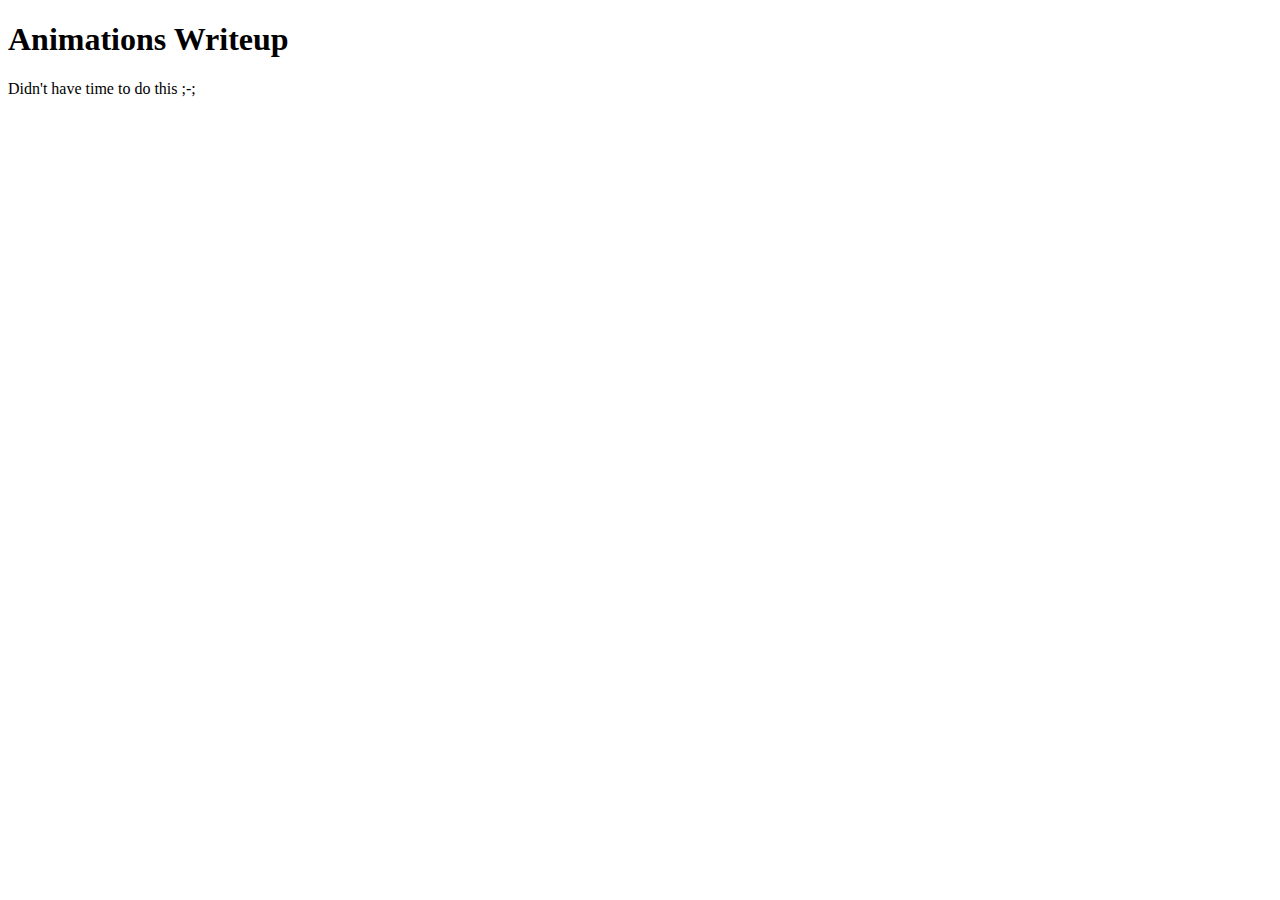
<file: exercise-1/index.html>
<!DOCTYPE html>
<html lang="en">
	<head>
		<meta charset="UTF-8" />
		<title>Exercise 1</title>
		<link rel="stylesheet" href="writeup.css" />
	</head>
	<body>
		<h1>Animations Writeup</h1>
		Didn't have time to do this ;-;
	</body>
</html>
</file>
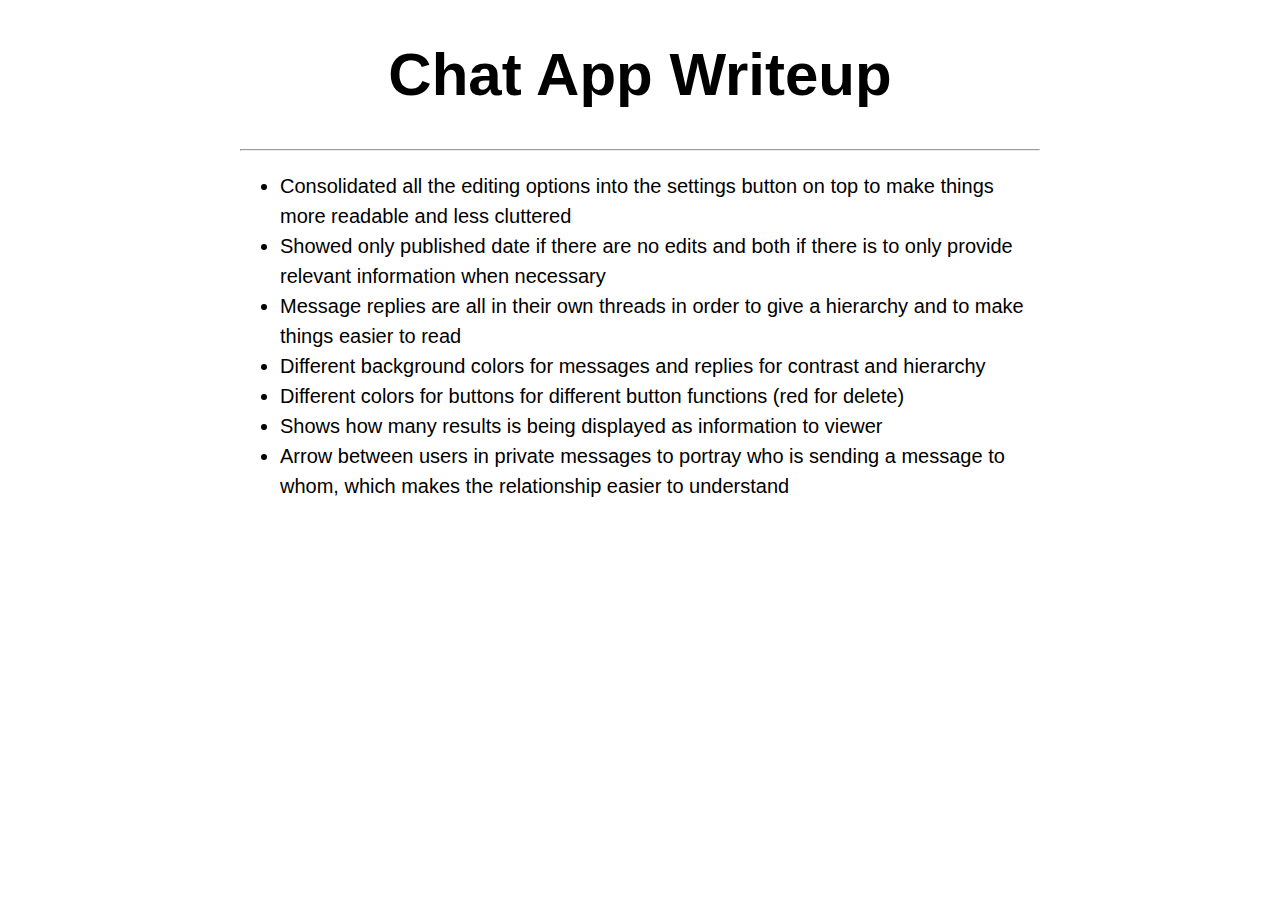
<file: exercise-2/index.html>
<!DOCTYPE html>
<html lang="en">
	<head>
		<meta charset="UTF-8" />
		<title>Exercise 2</title>
		<link rel="stylesheet" href="writeup.css" />
	</head>
	<body>
		<h1>Chat App Writeup</h1>
		<hr>
		<ul>
			<li>Consolidated all the editing options into the settings button on top to make things more readable and less cluttered</li>
			<li>Showed only published date if there are no edits and both if there is to only provide relevant information when necessary</li>
			<li>Message replies are all in their own threads in order to give a hierarchy and to make things easier to read</li>
			<li>Different background colors for messages and replies for contrast and hierarchy</li>
			<li>Different colors for buttons for different button functions (red for delete)</li>
			<li>Shows how many results is being displayed as information to viewer</li>
			<li>Arrow between users in private messages to portray who is sending a message to whom, which makes the relationship easier to understand</li>
		</ul>
	</body>
</html>
</file>
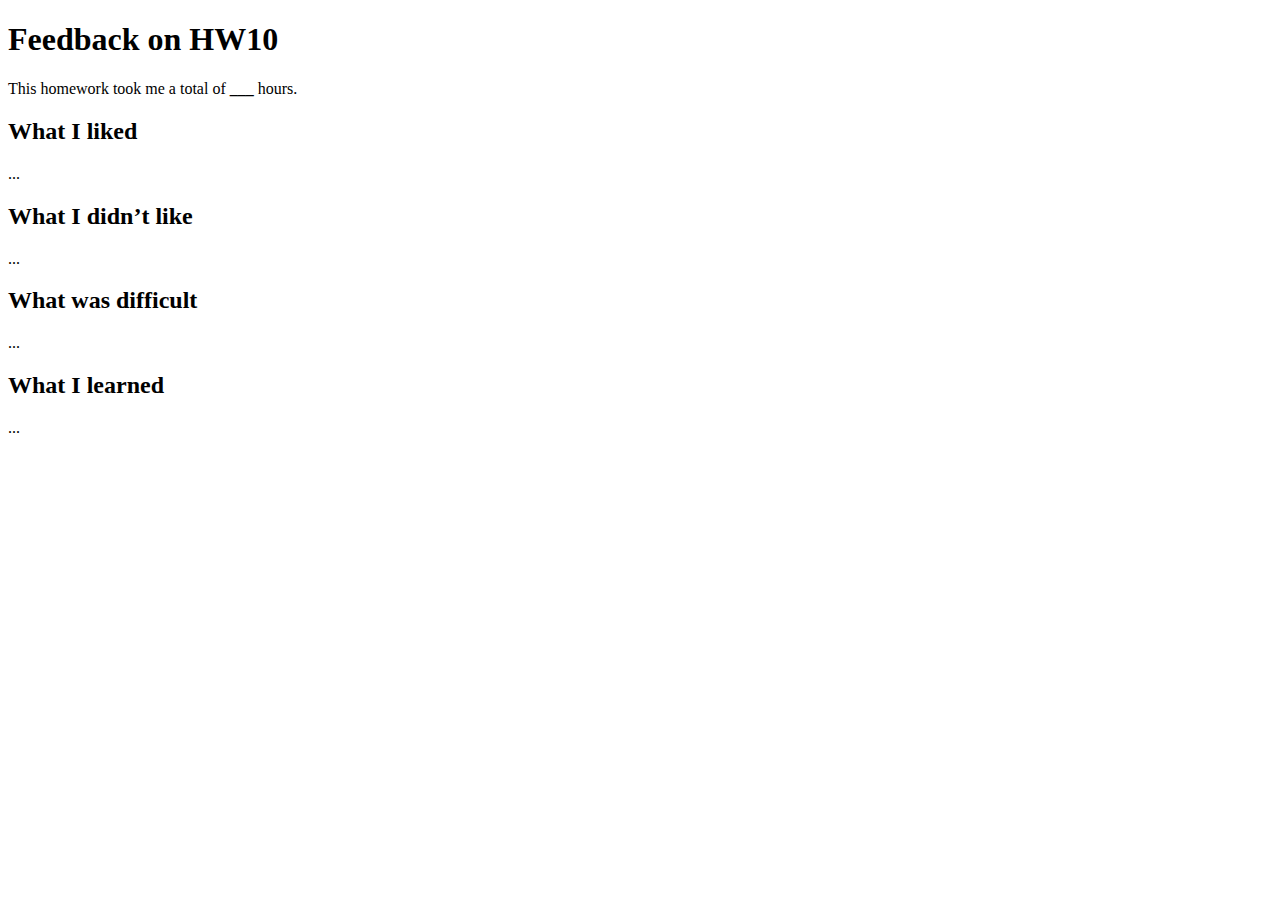
<file: hw-feedback/index.html>
<!DOCTYPE html>
<html lang="en">
<head>
	<meta charset="UTF-8">
	<title>Exercise 6: Feedback on HW10</title>
</head>
<body>

<h1>Feedback on HW10</h1>

<p>This homework took me a total of <strong>___</strong> hours.

<h2>What I liked</h2>

<p>...</p>

<h2>What I didn’t like</h2>

<p>...</p>

<h2>What was difficult</h2>

<p>...</p>

<h2>What I learned</h2>

<p>...</p>

</body>
</html>
</file>
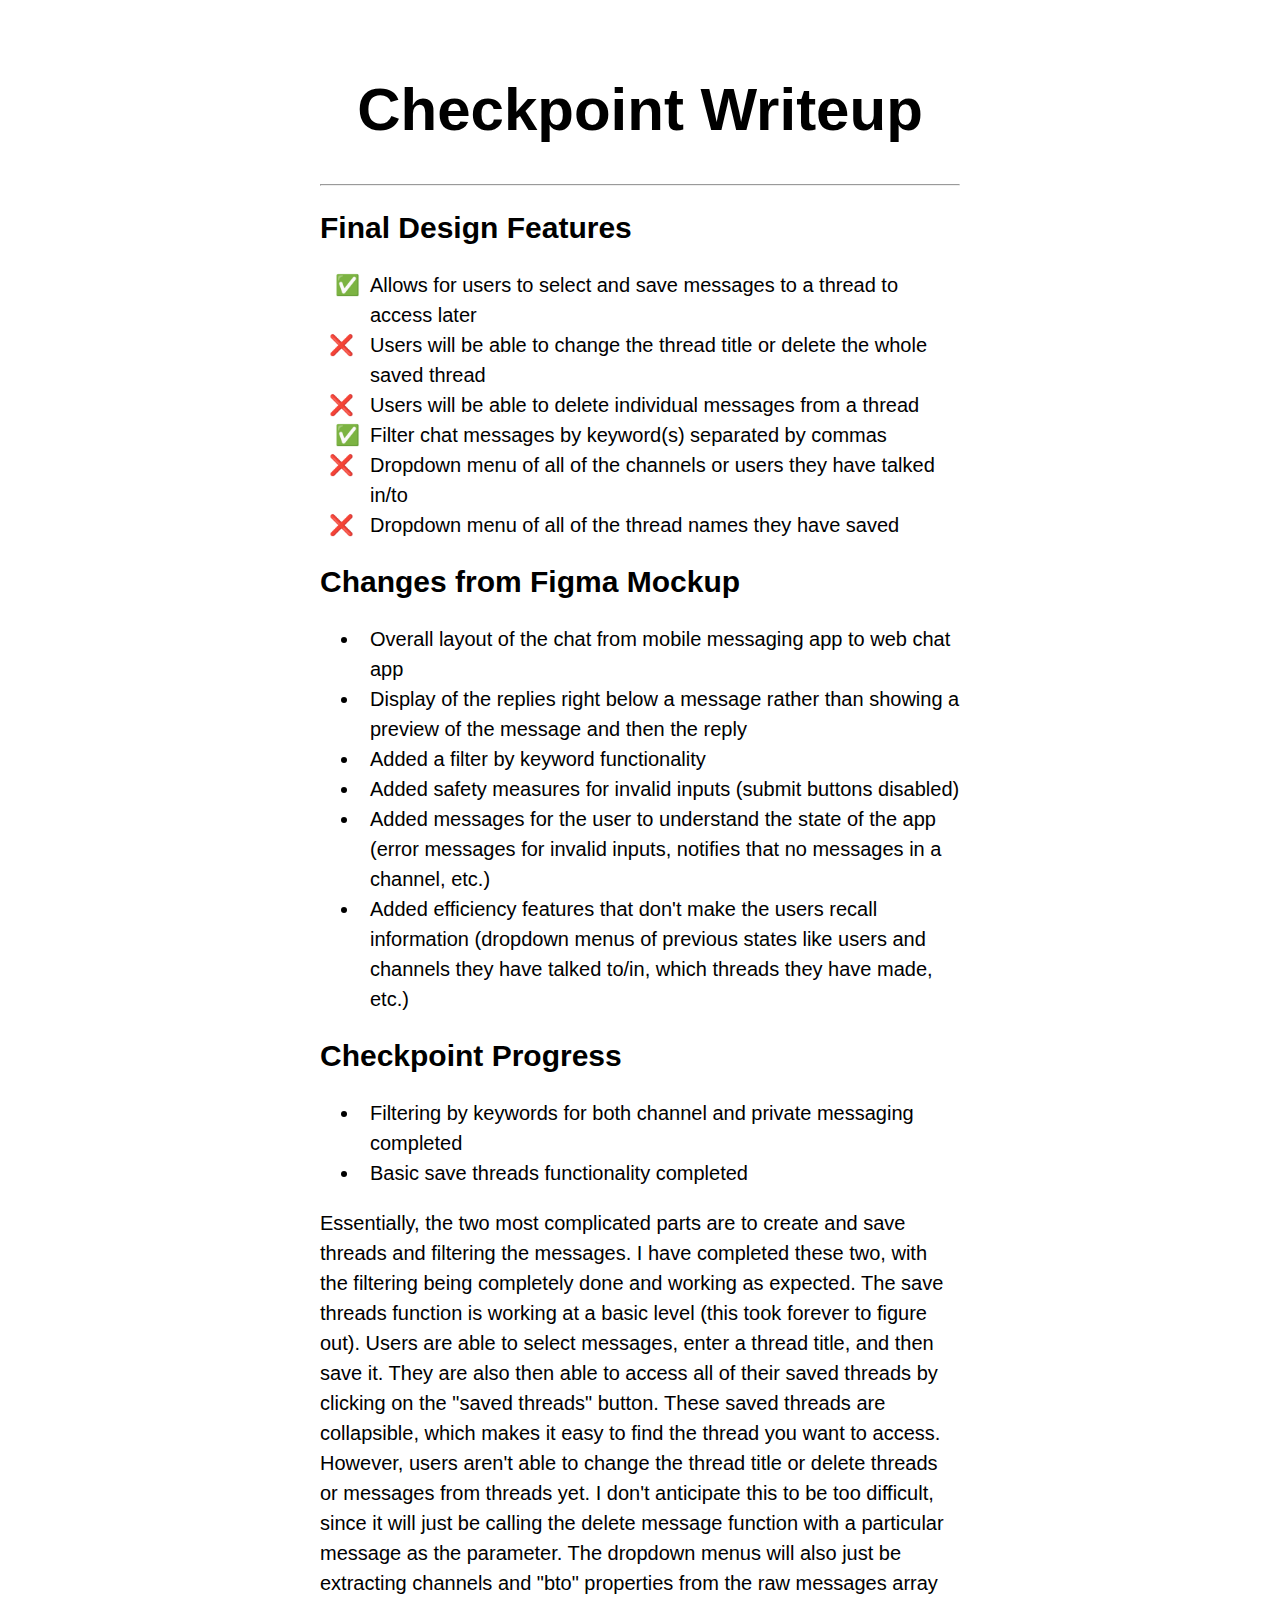
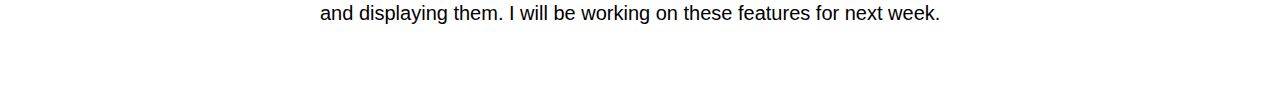
<file: writeup.html>
<!DOCTYPE html>
<html lang="en">
	<head>
		<meta charset="UTF-8" />
		<title>Exercise 2</title>
		<link rel="stylesheet" href="writeup.css" />
	</head>
	<body>
		<h1>Checkpoint Writeup</h1>
		<hr>
		<section>
      <article>
        <h2>Final Design Features</h2>
        <ul>
          <li class="done"> Allows for users to select and save messages to a thread to access later</li>
          <li class="not_done">Users will be able to change the thread title or delete the whole saved thread</li>
          <li class="not_done">Users will be able to delete individual messages from a thread</li>
          <li class="done">Filter chat messages by keyword(s) separated by commas</li>
          <li class="not_done">Dropdown menu of all of the channels or users they have talked in/to</li>
          <li class="not_done">Dropdown menu of all of the thread names they have saved</li>

        </ul>
      </article>

      <article>
        <h2>Changes from Figma Mockup</h2>
        <ul>
          <li>Overall layout of the chat from mobile messaging app to web chat app</li>
          <li>Display of the replies right below a message rather than showing a preview of the message and then the reply</li>
          <li>Added a filter by keyword functionality</li>
          <li>Added safety measures for invalid inputs (submit buttons disabled)</li>
          <li>Added messages for the user to understand the state of the app (error messages for invalid inputs, notifies that no messages in a channel, etc.)</li>
          <li>Added efficiency features that don't make the users recall information (dropdown menus of previous states like users and channels they have talked to/in, which threads they have made, etc.)</li>
        </ul>
      </article>

      <article>
        <h2>Checkpoint Progress</h2>
        <ul>
          <li>Filtering by keywords for both channel and private messaging completed</li>
          <li>Basic save threads functionality completed</li>
        </ul>
        <div>
          Essentially, the two most complicated parts are to create and save threads and filtering the messages. I have completed these two, with the filtering being completely done and working as expected. The save threads function is working at a basic level (this took forever to figure out). Users are able to select messages, enter a thread title, and then save it. They are also then able to access all of their saved threads by clicking on the "saved threads" button. These saved threads are collapsible, which makes it easy to find the thread you want to access. However, users aren't able to change the thread title or delete threads or messages from threads yet. I don't anticipate this to be too difficult, since it will just be calling the delete message function with a particular message as the parameter. The dropdown menus will also just be extracting channels and "bto" properties from the raw messages array and displaying them. I will be working on these features for next week.
        </div>
      </article>
    </section>
	</body>
</html>
</file>
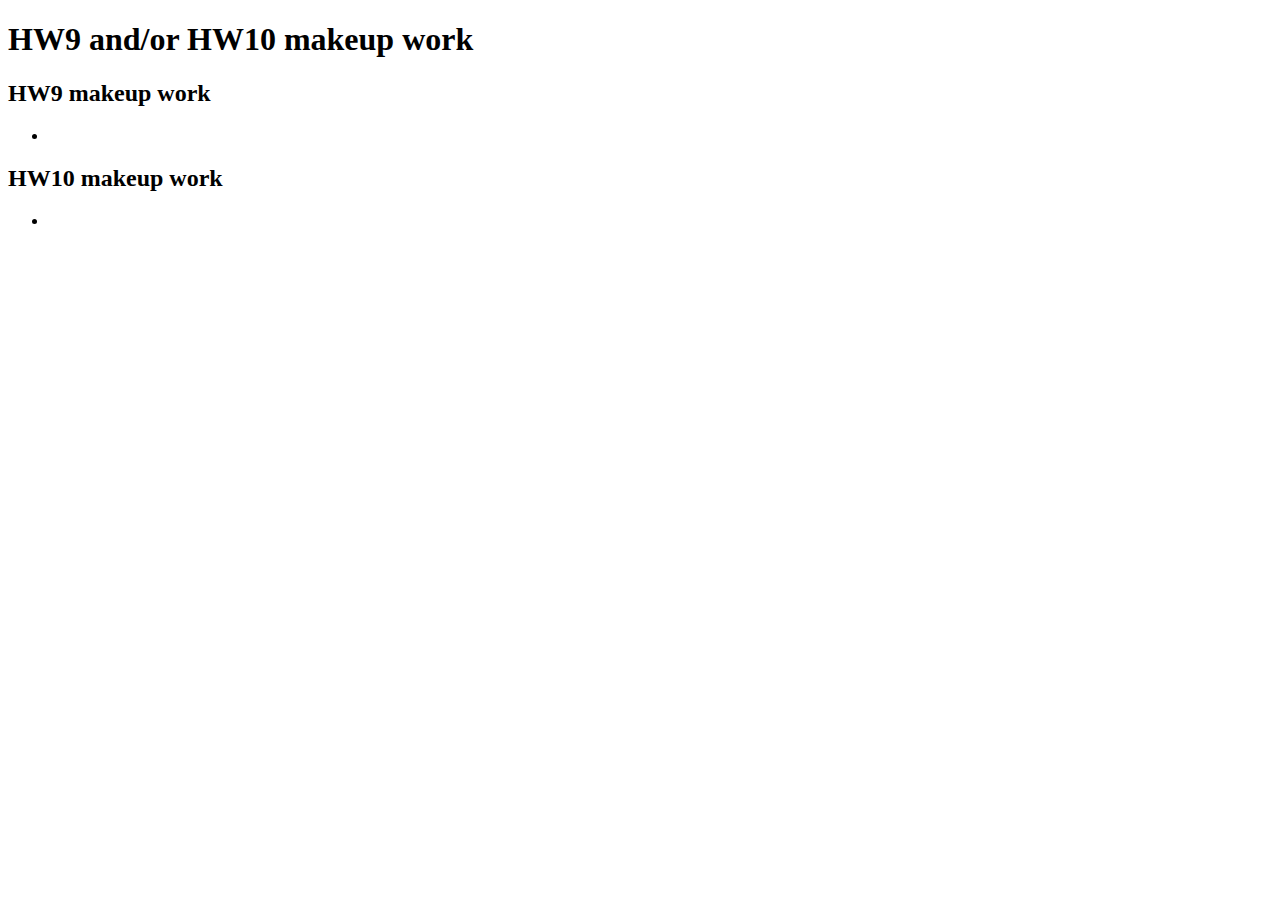
<file: chat-client/makeup-work.html>
<!DOCTYPE html>
<html lang="en">
<head>
	<meta charset="UTF-8">
	<meta http-equiv="X-UA-Compatible" content="IE=edge">
	<meta name="viewport" content="width=device-width, initial-scale=1.0">
	<title>HW9 and HW10 makeup work</title>
</head>
<body>
	<h1>HW9 and/or HW10 makeup work</h1>

	<section>
		<h2>HW9 makeup work</h2>

		<ul>
			<li></li>
		</ul>
	</section>
	<section>
		<h2>HW10 makeup work</h2>

		<ul>
			<li></li>
		</ul>
	</section>
</body>
</html>
</file>
<file: exercise-1/writeup.css>
/* css for all of your write ups here */
</file>
<file: exercise-2/writeup.css>
* {
    font-family: Arial, Helvetica, sans-serif;
}

body {
    max-width: 50em;
    margin: auto;
}

h1 {
    font-size: 60px;
    font-weight: bold;
    text-align: center;
}

ul {
    font-size: 20px;
    line-height: 1.5;
}
</file>
<file: writeup.css>
* {
  font-family: Arial, Helvetica, sans-serif;
}

body {
  max-width: 40em;
  margin-left: auto;
  margin-right: auto;
  margin-top: 75px;
  margin-bottom: 75px;
}

h1 {
  font-size: 60px;
  font-weight: bold;
  text-align: center;
}

h2 {
  font-size: 30px;
}

ul {
  font-size: 20px;
  line-height: 1.5;
}

li {
  padding-left: 10px;
}

.done {
  list-style-type: '✅';
}

.not_done {
  list-style-type: '❌ '
}

div {
  font-size: 20px;
  line-height: 1.5;
}
</file>
